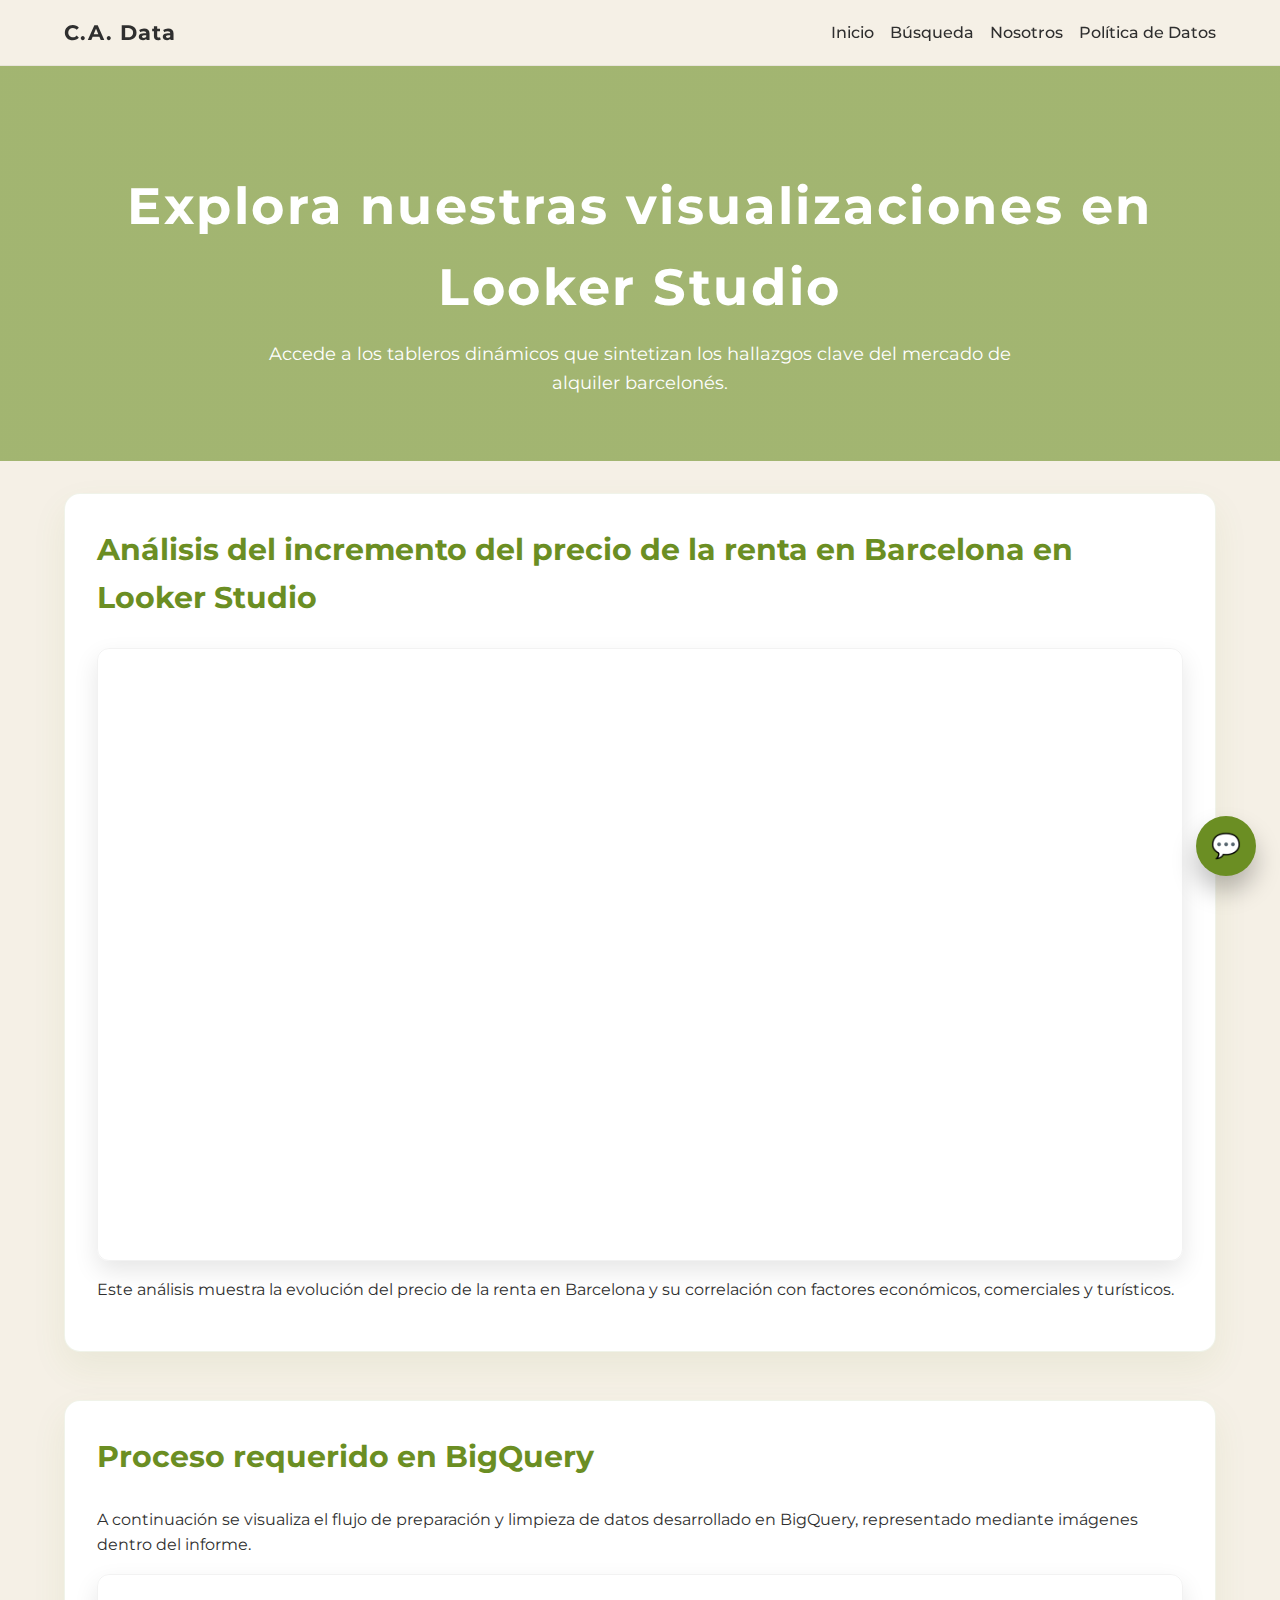
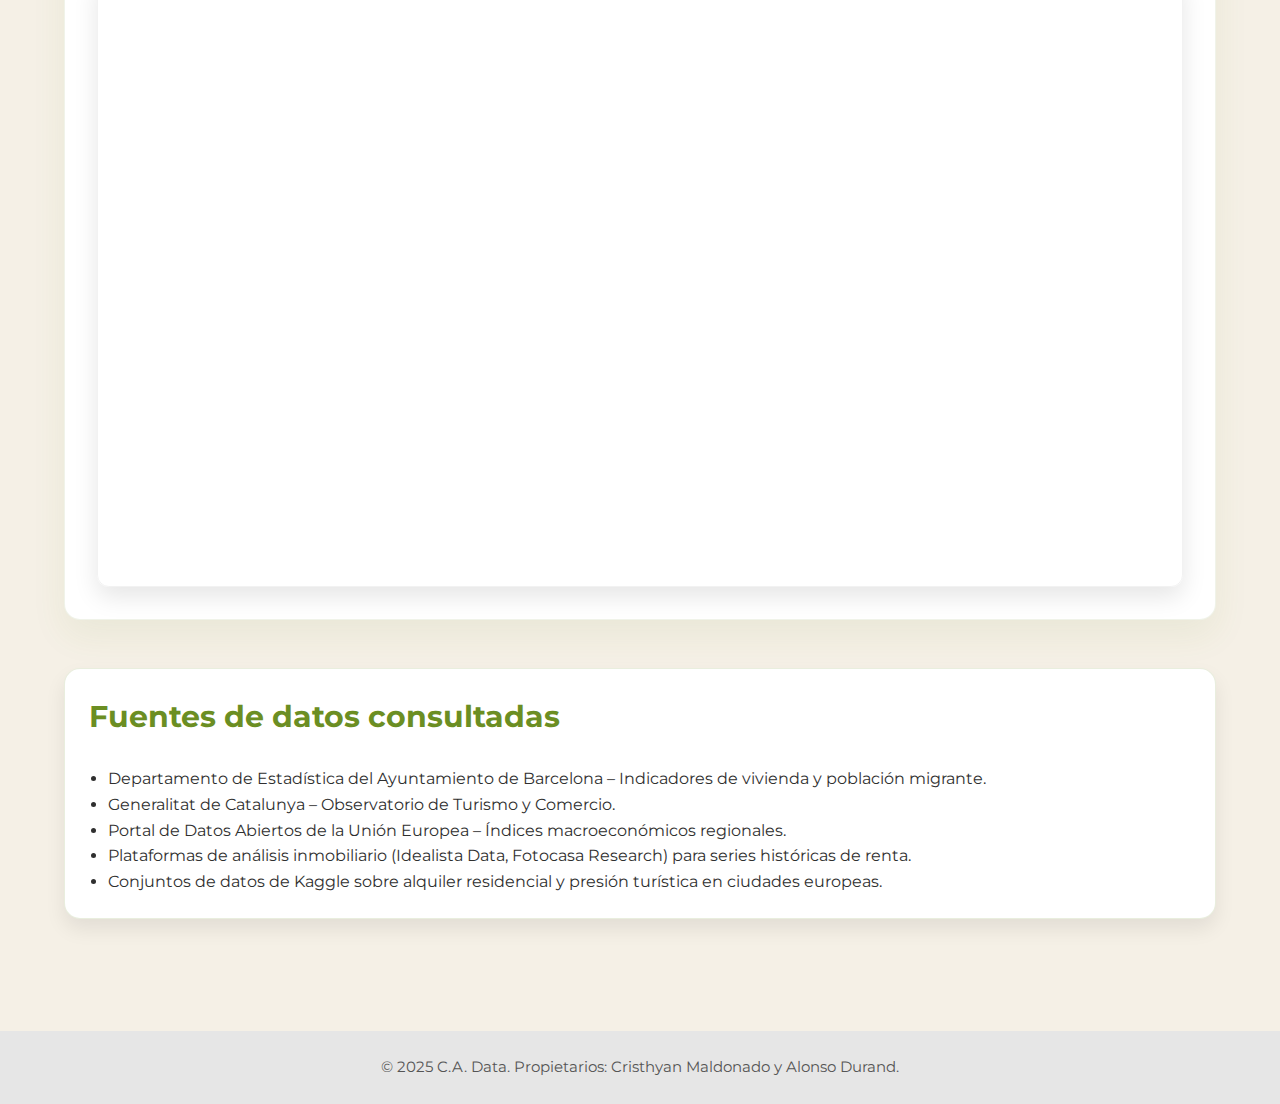
<file: busqueda.html>
<!DOCTYPE html>
<html lang="es">
<head>
  <meta charset="UTF-8">
  <meta name="viewport" content="width=device-width, initial-scale=1.0">
  <title>Búsqueda | Análisis del alquiler en Barcelona</title>
  <link rel="preconnect" href="https://fonts.googleapis.com">
  <link rel="preconnect" href="https://fonts.gstatic.com" crossorigin>
  <link href="https://fonts.googleapis.com/css2?family=Montserrat:wght@400;500;600;700&display=swap" rel="stylesheet">
  <link rel="stylesheet" href="css/styles.css">
</head>
<body>
  <header>
    <nav class="navbar">
      <div class="brand">C.A. Data</div>
      <div class="nav-links">
        <a href="index.html">Inicio</a>
        <a href="busqueda.html">Búsqueda</a>
        <a href="nosotros.html">Nosotros</a>
        <a href="politica.html">Política de Datos</a>
      </div>
    </nav>
  </header>

  <section class="hero small">
    <h1>Explora nuestras visualizaciones en Looker Studio</h1>
    <p>Accede a los tableros dinámicos que sintetizan los hallazgos clave del mercado de alquiler barcelonés.</p>
  </section>

  <main>
    <section class="section">
      <h2>Análisis del incremento del precio de la renta en Barcelona en Looker Studio</h2>
      <div class="embed-responsive" style="padding-bottom: 56.25%;">
        <iframe width="100%" height="600"
          src="https://lookerstudio.google.com/embed/reporting/6f8344ee-b498-4dc4-97ea-25c805d8753f/page/CH8cF"
          frameborder="0" style="border:0" allowfullscreen
          sandbox="allow-storage-access-by-user-activation allow-scripts allow-same-origin allow-popups allow-popups-to-escape-sandbox"></iframe>
      </div>
      <p>
        Este análisis muestra la evolución del precio de la renta en Barcelona y su correlación con factores económicos, comerciales y turísticos.
      </p>
    </section>

    <section class="section">
      <h2>Proceso requerido en BigQuery</h2>
      <p>
        A continuación se visualiza el flujo de preparación y limpieza de datos desarrollado en BigQuery, representado mediante imágenes dentro del informe.
      </p>
      <div class="embed-responsive" style="padding-bottom: 56.25%;">
        <iframe width="100%" height="600"
          src="https://lookerstudio.google.com/embed/reporting/d6df50f4-0553-46e7-98c7-12165385683e/page/p_zk1z2lckxd"
          frameborder="0" style="border:0" allowfullscreen
          sandbox="allow-storage-access-by-user-activation allow-scripts allow-same-origin allow-popups allow-popups-to-escape-sandbox"></iframe>
      </div>
    </section>

    <section class="section sources">
      <h2>Fuentes de datos consultadas</h2>
      <ul>
        <li>Departamento de Estadística del Ayuntamiento de Barcelona – Indicadores de vivienda y población migrante.</li>
        <li>Generalitat de Catalunya – Observatorio de Turismo y Comercio.</li>
        <li>Portal de Datos Abiertos de la Unión Europea – Índices macroeconómicos regionales.</li>
        <li>Plataformas de análisis inmobiliario (Idealista Data, Fotocasa Research) para series históricas de renta.</li>
        <li>Conjuntos de datos de Kaggle sobre alquiler residencial y presión turística en ciudades europeas.</li>
      </ul>
    </section>
  </main>

  <footer>
    © 2025 C.A. Data. Propietarios: Cristhyan Maldonado y Alonso Durand.
  </footer>

  <div class="chatbot-toggle" aria-label="Abrir asistente">💬</div>
  <div class="chatbot-window">
    <div class="chatbot-header">
      <h4>Asistente IA</h4>
      <span class="chatbot-close" aria-label="Cerrar">×</span>
    </div>
    <div class="chatbot-messages"></div>
    <div class="chatbot-input">
      <input type="text" placeholder="Escribe tu consulta..." aria-label="Mensaje">
      <button type="button">Enviar</button>
    </div>
  </div>

  <script src="js/main.js"></script>
</body>
</html>
</file>
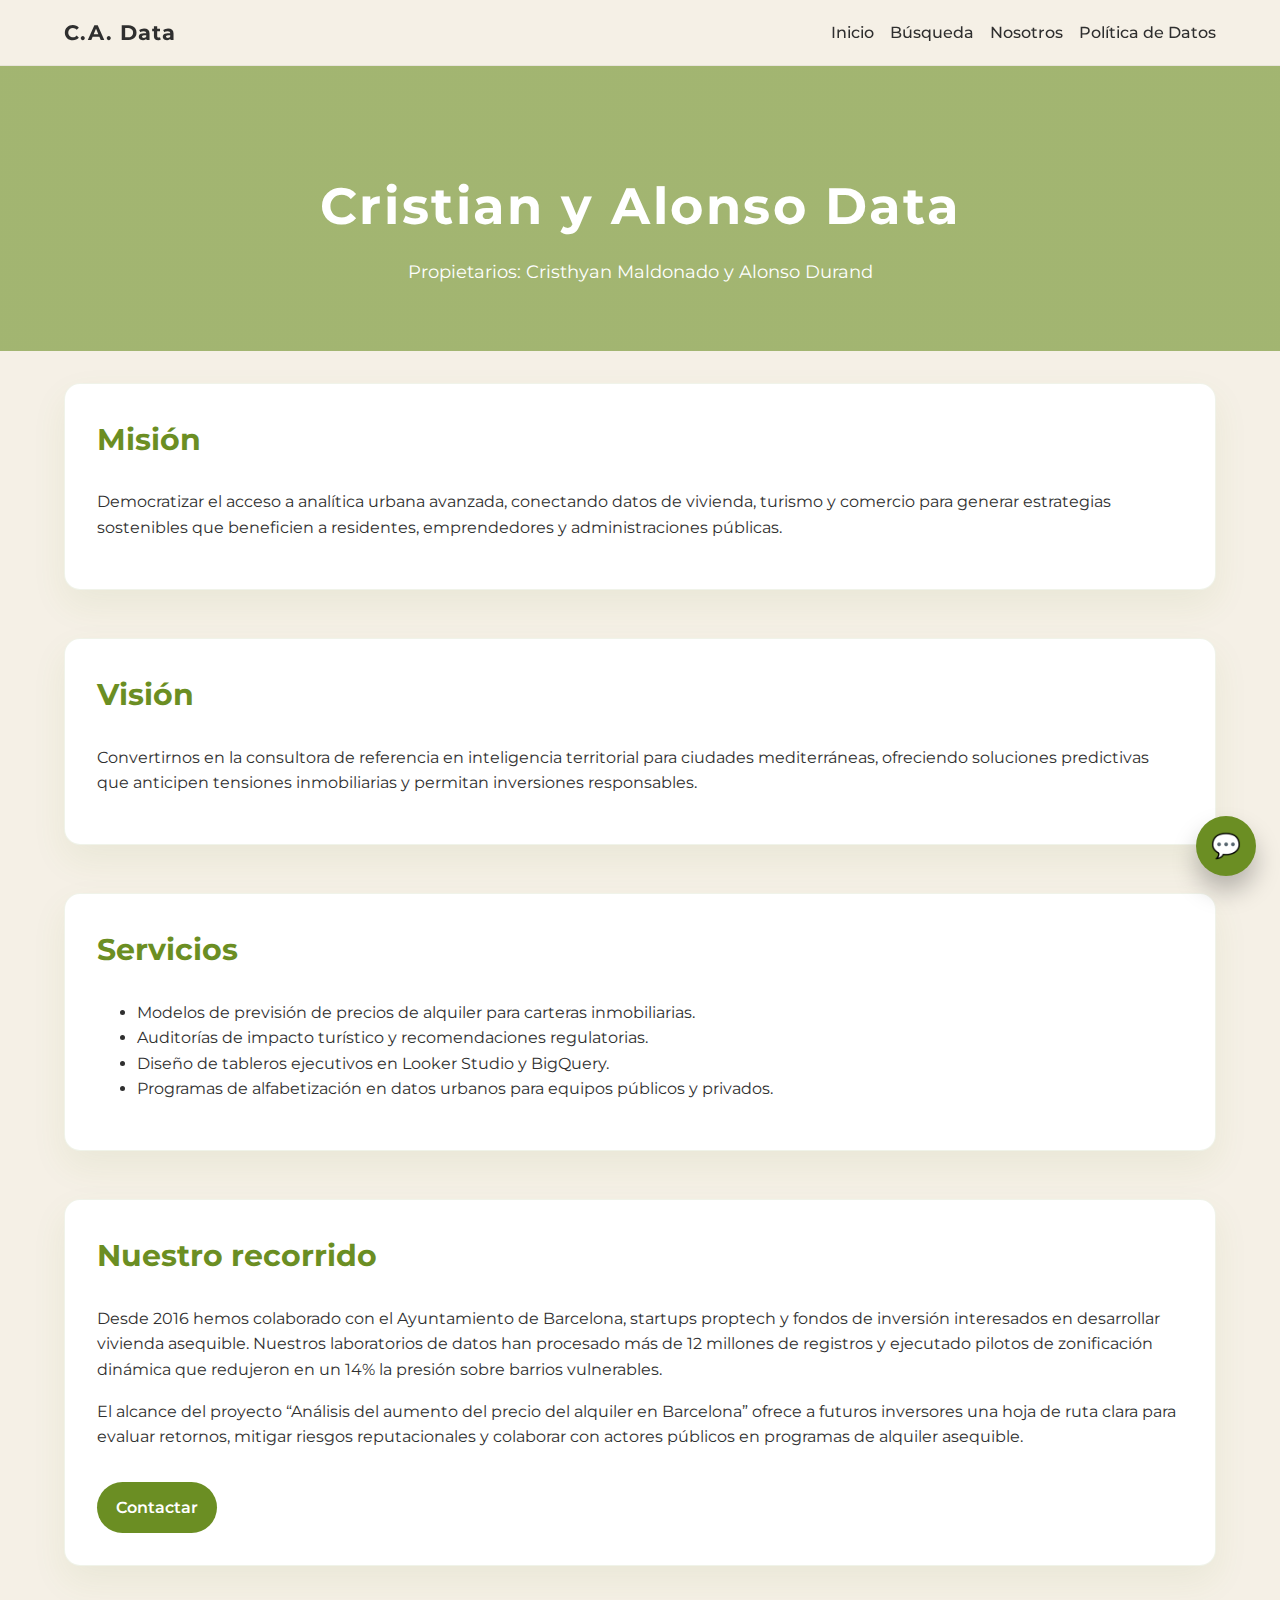
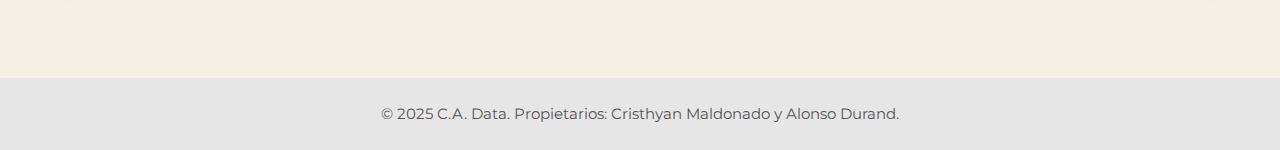
<file: nosotros.html>
<!DOCTYPE html>
<html lang="es">
<head>
  <meta charset="UTF-8">
  <meta name="viewport" content="width=device-width, initial-scale=1.0">
  <title>Nosotros | Cristian y Alonso Data</title>
  <link rel="preconnect" href="https://fonts.googleapis.com">
  <link rel="preconnect" href="https://fonts.gstatic.com" crossorigin>
  <link href="https://fonts.googleapis.com/css2?family=Montserrat:wght@400;500;600;700&display=swap" rel="stylesheet">
  <link rel="stylesheet" href="css/styles.css">
</head>
<body>
  <header>
    <nav class="navbar">
      <div class="brand">C.A. Data</div>
      <div class="nav-links">
        <a href="index.html">Inicio</a>
        <a href="busqueda.html">Búsqueda</a>
        <a href="nosotros.html">Nosotros</a>
        <a href="politica.html">Política de Datos</a>
      </div>
    </nav>
  </header>

  <section class="hero small">
    <h1>Cristian y Alonso Data</h1>
    <p>Propietarios: Cristhyan Maldonado y Alonso Durand</p>
  </section>

  <main>
    <section class="section">
      <h2>Misión</h2>
      <p>
        Democratizar el acceso a analítica urbana avanzada, conectando datos de vivienda, turismo y comercio para generar estrategias sostenibles que beneficien a residentes, emprendedores y administraciones públicas.
      </p>
    </section>

    <section class="section">
      <h2>Visión</h2>
      <p>
        Convertirnos en la consultora de referencia en inteligencia territorial para ciudades mediterráneas, ofreciendo soluciones predictivas que anticipen tensiones inmobiliarias y permitan inversiones responsables.
      </p>
    </section>

    <section class="section">
      <h2>Servicios</h2>
      <ul>
        <li>Modelos de previsión de precios de alquiler para carteras inmobiliarias.</li>
        <li>Auditorías de impacto turístico y recomendaciones regulatorias.</li>
        <li>Diseño de tableros ejecutivos en Looker Studio y BigQuery.</li>
        <li>Programas de alfabetización en datos urbanos para equipos públicos y privados.</li>
      </ul>
    </section>

    <section class="section">
      <h2>Nuestro recorrido</h2>
      <p>
        Desde 2016 hemos colaborado con el Ayuntamiento de Barcelona, startups proptech y fondos de inversión interesados en desarrollar vivienda asequible. Nuestros laboratorios de datos han procesado más de 12 millones de registros y ejecutado pilotos de zonificación dinámica que redujeron en un 14% la presión sobre barrios vulnerables.
      </p>
      <p>
        El alcance del proyecto “Análisis del aumento del precio del alquiler en Barcelona” ofrece a futuros inversores una hoja de ruta clara para evaluar retornos, mitigar riesgos reputacionales y colaborar con actores públicos en programas de alquiler asequible.
      </p>
      <a class="button-link" href="index.html#contacto" style="margin-top:1rem;">
        Contactar
      </a>
    </section>
  </main>

  <footer>
    © 2025 C.A. Data. Propietarios: Cristhyan Maldonado y Alonso Durand.
  </footer>

  <div class="chatbot-toggle" aria-label="Abrir asistente">💬</div>
  <div class="chatbot-window">
    <div class="chatbot-header">
      <h4>Asistente IA</h4>
      <span class="chatbot-close" aria-label="Cerrar">×</span>
    </div>
    <div class="chatbot-messages"></div>
    <div class="chatbot-input">
      <input type="text" placeholder="Escribe tu consulta..." aria-label="Mensaje">
      <button type="button">Enviar</button>
    </div>
  </div>

  <script src="js/main.js"></script>
</body>
</html>
</file>
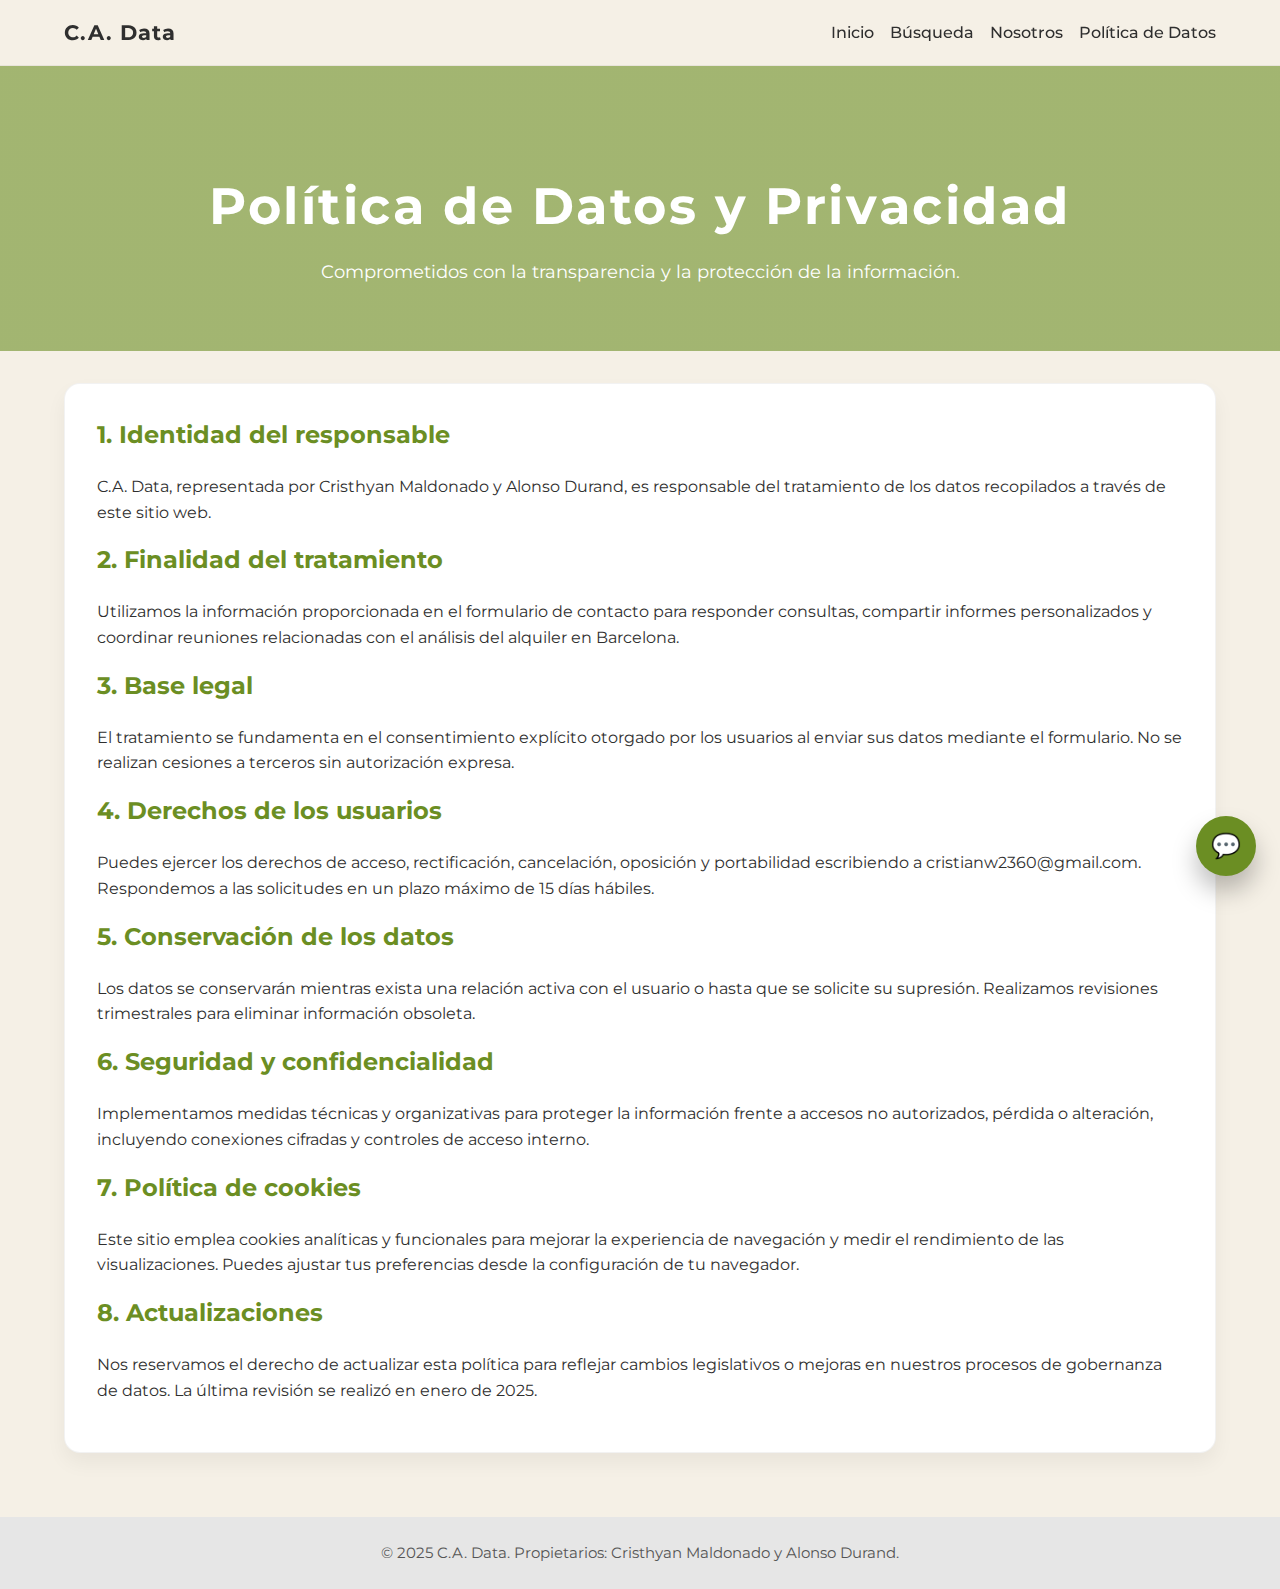
<file: politica.html>
<!DOCTYPE html>
<html lang="es">
<head>
  <meta charset="UTF-8">
  <meta name="viewport" content="width=device-width, initial-scale=1.0">
  <title>Política de Datos | C.A. Data</title>
  <link rel="preconnect" href="https://fonts.googleapis.com">
  <link rel="preconnect" href="https://fonts.gstatic.com" crossorigin>
  <link href="https://fonts.googleapis.com/css2?family=Montserrat:wght@400;500;600;700&display=swap" rel="stylesheet">
  <link rel="stylesheet" href="css/styles.css">
</head>
<body>
  <header>
    <nav class="navbar">
      <div class="brand">C.A. Data</div>
      <div class="nav-links">
        <a href="index.html">Inicio</a>
        <a href="busqueda.html">Búsqueda</a>
        <a href="nosotros.html">Nosotros</a>
        <a href="politica.html">Política de Datos</a>
      </div>
    </nav>
  </header>

  <section class="hero small">
    <h1>Política de Datos y Privacidad</h1>
    <p>Comprometidos con la transparencia y la protección de la información.</p>
  </section>

  <main>
    <section class="policy-section">
      <h2>1. Identidad del responsable</h2>
      <p>
        C.A. Data, representada por Cristhyan Maldonado y Alonso Durand, es responsable del tratamiento de los datos recopilados a través de este sitio web.
      </p>

      <h2>2. Finalidad del tratamiento</h2>
      <p>
        Utilizamos la información proporcionada en el formulario de contacto para responder consultas, compartir informes personalizados y coordinar reuniones relacionadas con el análisis del alquiler en Barcelona.
      </p>

      <h2>3. Base legal</h2>
      <p>
        El tratamiento se fundamenta en el consentimiento explícito otorgado por los usuarios al enviar sus datos mediante el formulario. No se realizan cesiones a terceros sin autorización expresa.
      </p>

      <h2>4. Derechos de los usuarios</h2>
      <p>
        Puedes ejercer los derechos de acceso, rectificación, cancelación, oposición y portabilidad escribiendo a <a href="mailto:cristianw2360@gmail.com">cristianw2360@gmail.com</a>. Respondemos a las solicitudes en un plazo máximo de 15 días hábiles.
      </p>

      <h2>5. Conservación de los datos</h2>
      <p>
        Los datos se conservarán mientras exista una relación activa con el usuario o hasta que se solicite su supresión. Realizamos revisiones trimestrales para eliminar información obsoleta.
      </p>

      <h2>6. Seguridad y confidencialidad</h2>
      <p>
        Implementamos medidas técnicas y organizativas para proteger la información frente a accesos no autorizados, pérdida o alteración, incluyendo conexiones cifradas y controles de acceso interno.
      </p>

      <h2>7. Política de cookies</h2>
      <p>
        Este sitio emplea cookies analíticas y funcionales para mejorar la experiencia de navegación y medir el rendimiento de las visualizaciones. Puedes ajustar tus preferencias desde la configuración de tu navegador.
      </p>

      <h2>8. Actualizaciones</h2>
      <p>
        Nos reservamos el derecho de actualizar esta política para reflejar cambios legislativos o mejoras en nuestros procesos de gobernanza de datos. La última revisión se realizó en enero de 2025.
      </p>
    </section>
  </main>

  <footer>
    © 2025 C.A. Data. Propietarios: Cristhyan Maldonado y Alonso Durand.
  </footer>

  <div class="chatbot-toggle" aria-label="Abrir asistente">💬</div>
  <div class="chatbot-window">
    <div class="chatbot-header">
      <h4>Asistente IA</h4>
      <span class="chatbot-close" aria-label="Cerrar">×</span>
    </div>
    <div class="chatbot-messages"></div>
    <div class="chatbot-input">
      <input type="text" placeholder="Escribe tu consulta..." aria-label="Mensaje">
      <button type="button">Enviar</button>
    </div>
  </div>

  <script src="js/main.js"></script>
</body>
</html>
</file>
<file: css/styles.css>
:root {
  --olive-green: #6b8e23;
  --soft-beige: #f5f0e6;
  --light-gray: #e6e6e6;
  --text-dark: #2f2f2f;
  --accent: #88a37f;
  font-size: 16px;
}

* {
  box-sizing: border-box;
}

body {
  margin: 0;
  font-family: 'Montserrat', 'Helvetica Neue', Arial, sans-serif;
  background-color: var(--soft-beige);
  color: var(--text-dark);
  line-height: 1.6;
}

a {
  color: inherit;
  text-decoration: none;
}

a:hover {
  text-decoration: underline;
}

header {
  background-color: rgba(245, 240, 230, 0.9);
  backdrop-filter: blur(6px);
  position: sticky;
  top: 0;
  z-index: 1000;
  border-bottom: 1px solid rgba(0, 0, 0, 0.05);
}

.navbar {
  display: flex;
  justify-content: space-between;
  align-items: center;
  max-width: 1200px;
  margin: 0 auto;
  padding: 1rem 1.5rem;
}

.brand {
  font-weight: 700;
  font-size: 1.3rem;
  letter-spacing: 0.05em;
}

.nav-links {
  display: flex;
  gap: 1rem;
  font-weight: 500;
}

.hero {
  background: linear-gradient(rgba(107, 142, 35, 0.6), rgba(107, 142, 35, 0.6)),
    url('https://images.unsplash.com/photo-1464790719320-516ecd75af6c?auto=format&fit=crop&w=1600&q=80') center/cover no-repeat;
  color: white;
  padding: 6rem 1.5rem;
  text-align: center;
}

.hero h1 {
  font-size: clamp(2.2rem, 4vw, 3.5rem);
  margin-bottom: 0.5rem;
  letter-spacing: 0.05em;
}

.hero p {
  max-width: 800px;
  margin: 0.75rem auto 0;
  font-size: 1.1rem;
}

main {
  max-width: 1200px;
  margin: 0 auto;
  padding: 2rem 1.5rem 4rem;
}

.section {
  margin-bottom: 3rem;
  background: white;
  padding: 2rem;
  border-radius: 16px;
  box-shadow: 0 15px 35px rgba(107, 142, 35, 0.08);
  border: 1px solid rgba(107, 142, 35, 0.1);
}

.section h2 {
  margin-top: 0;
  color: var(--olive-green);
  font-size: 1.9rem;
}

.section p {
  margin-bottom: 1rem;
}

.grid-two {
  display: grid;
  gap: 1.5rem;
  grid-template-columns: repeat(auto-fit, minmax(260px, 1fr));
  align-items: start;
}

.chart-container {
  background: var(--soft-beige);
  border-radius: 12px;
  padding: 1.5rem;
  border: 1px solid rgba(0, 0, 0, 0.05);
  box-shadow: 0 10px 20px rgba(0, 0, 0, 0.05);
}

.chart-container h3 {
  margin-top: 0;
  color: var(--accent);
}

.embed-responsive {
  position: relative;
  padding-bottom: 56.25%;
  height: 0;
  overflow: hidden;
  border-radius: 12px;
  border: 1px solid rgba(0, 0, 0, 0.05);
  box-shadow: 0 10px 25px rgba(0, 0, 0, 0.1);
}

.embed-responsive iframe {
  position: absolute;
  top: 0;
  left: 0;
  width: 100%;
  height: 100%;
  border: 0;
}

form {
  display: grid;
  gap: 1rem;
}

label {
  font-weight: 600;
  color: var(--olive-green);
}

input,
textarea {
  padding: 0.8rem 1rem;
  border-radius: 8px;
  border: 1px solid rgba(0, 0, 0, 0.1);
  font-size: 1rem;
  background: #fff;
}

textarea {
  min-height: 120px;
  resize: vertical;
}

button {
  padding: 0.8rem 1.2rem;
  border-radius: 30px;
  border: none;
  background: var(--olive-green);
  color: white;
  font-weight: 600;
  cursor: pointer;
  transition: transform 0.2s ease, background 0.2s ease;
}

button:hover {
  transform: translateY(-2px);
  background: #58751d;
}

.button-link {
  display: inline-block;
  padding: 0.8rem 1.2rem;
  border-radius: 30px;
  background: var(--olive-green);
  color: #fff;
  font-weight: 600;
  transition: transform 0.2s ease, background 0.2s ease;
}

.button-link:hover {
  transform: translateY(-2px);
  background: #58751d;
  text-decoration: none;
}

footer {
  background: var(--light-gray);
  padding: 1.5rem;
  text-align: center;
  font-size: 0.95rem;
  color: #555;
}

/* Chatbot styles */
.chatbot-toggle {
  position: fixed;
  bottom: 24px;
  right: 24px;
  background: var(--olive-green);
  color: #fff;
  width: 60px;
  height: 60px;
  border-radius: 50%;
  display: flex;
  align-items: center;
  justify-content: center;
  font-size: 1.5rem;
  cursor: pointer;
  box-shadow: 0 15px 25px rgba(0, 0, 0, 0.25);
  z-index: 1200;
}

.chatbot-window {
  position: fixed;
  bottom: 100px;
  right: 24px;
  width: min(340px, calc(100% - 3rem));
  max-height: 480px;
  background: #fff;
  border-radius: 18px;
  box-shadow: 0 20px 45px rgba(0, 0, 0, 0.2);
  display: none;
  flex-direction: column;
  overflow: hidden;
  z-index: 1300;
}

.chatbot-header {
  background: var(--olive-green);
  color: #fff;
  padding: 1rem;
  display: flex;
  align-items: center;
  justify-content: space-between;
}

.chatbot-header h4 {
  margin: 0;
  font-size: 1.05rem;
}

.chatbot-close {
  cursor: pointer;
  font-size: 1.2rem;
}

.chatbot-messages {
  flex: 1;
  overflow-y: auto;
  padding: 1rem;
  background: var(--soft-beige);
}

.message {
  margin-bottom: 1rem;
  display: flex;
}

.message.bot {
  justify-content: flex-start;
}

.message.user {
  justify-content: flex-end;
}

.message .bubble {
  max-width: 80%;
  padding: 0.75rem 1rem;
  border-radius: 18px;
  box-shadow: 0 10px 20px rgba(0, 0, 0, 0.08);
  font-size: 0.95rem;
}

.message.bot .bubble {
  background: #fff;
  border: 1px solid rgba(0, 0, 0, 0.05);
}

.message.user .bubble {
  background: var(--olive-green);
  color: #fff;
}

.chatbot-input {
  display: flex;
  gap: 0.5rem;
  padding: 0.75rem 1rem 1rem;
  background: #fff;
}

.chatbot-input input {
  flex: 1;
  padding: 0.7rem 1rem;
  border-radius: 999px;
  border: 1px solid rgba(0, 0, 0, 0.1);
}

.chatbot-input button {
  border-radius: 999px;
}

.status-message {
  font-size: 0.9rem;
  color: #58751d;
}

@media (max-width: 768px) {
  .navbar {
    flex-direction: column;
    gap: 0.75rem;
  }

  .nav-links {
    flex-wrap: wrap;
    justify-content: center;
  }

  .section {
    padding: 1.5rem;
  }

  .hero {
    padding: 4.5rem 1.5rem;
  }
}

/* Page specific styles */
.page-title {
  text-align: center;
  margin-bottom: 1.5rem;
  color: var(--olive-green);
  font-size: 2.1rem;
}

.subheading {
  text-align: center;
  font-size: 1.1rem;
  max-width: 760px;
  margin: 0 auto 2rem;
}

.highlight {
  color: var(--olive-green);
  font-weight: 600;
}

.sources {
  background: white;
  padding: 1.5rem;
  border-radius: 16px;
  box-shadow: 0 10px 20px rgba(0, 0, 0, 0.08);
  border: 1px solid rgba(107, 142, 35, 0.15);
}

.sources ul {
  margin: 0;
  padding-left: 1.2rem;
}

.policy-section {
  background: white;
  padding: 2rem;
  border-radius: 16px;
  box-shadow: 0 10px 20px rgba(0, 0, 0, 0.05);
  border: 1px solid rgba(0, 0, 0, 0.05);
}

.policy-section h2 {
  margin-top: 0;
  color: var(--olive-green);
}

.policy-section p {
  margin-bottom: 1rem;
}

.hero.small {
  padding: 4rem 1.5rem;
}
</file>
